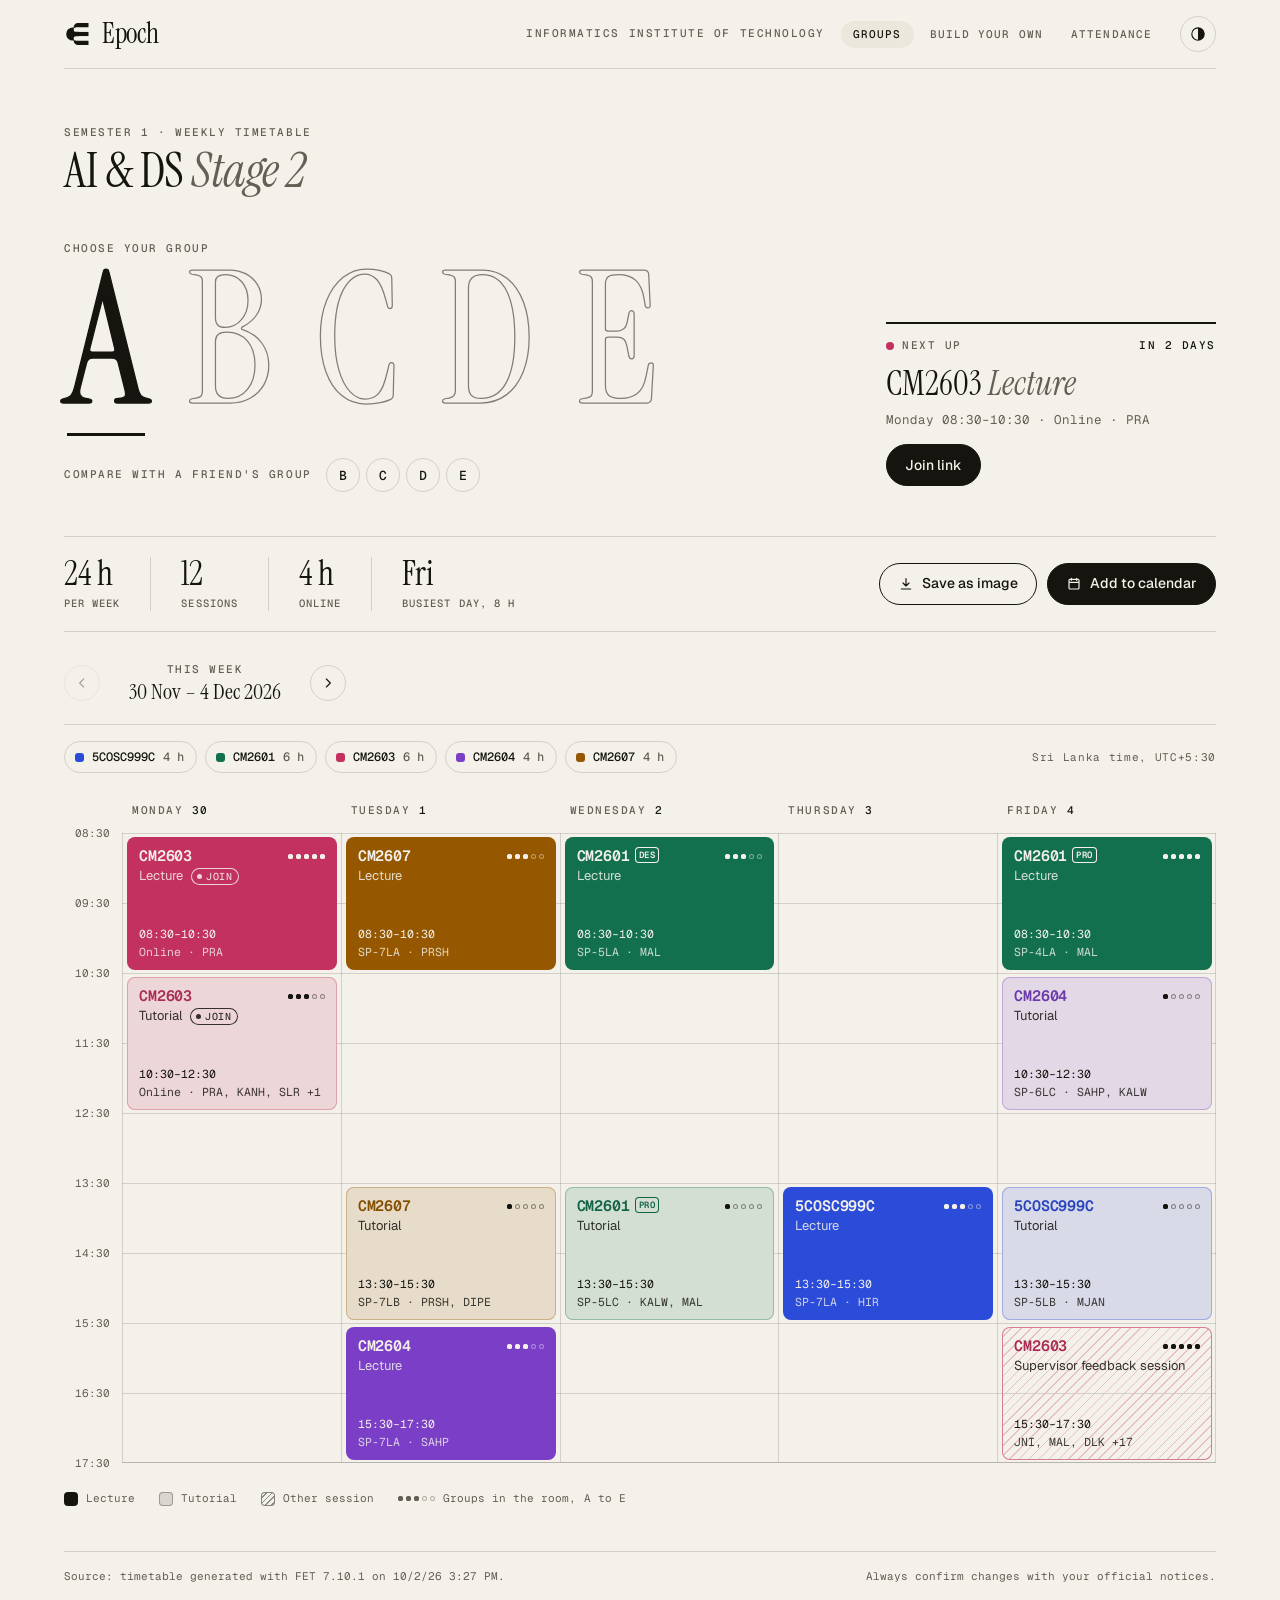
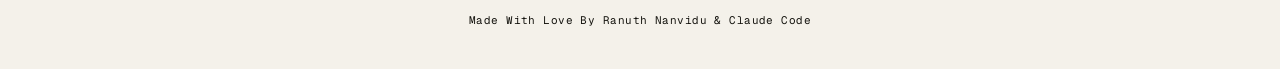
<file: site/index.html>
<!doctype html>
<html lang="en" data-theme="light">
  <head>
    <meta charset="utf-8" />
    <meta name="viewport" content="width=device-width, initial-scale=1" />
    <title>Epoch &middot; AI &amp; DS Stage 2 Timetable</title>
    <meta name="description" content="Weekly timetable for AI &amp; DS Stage 2, Semester 1. Pick your group, save it as an image, or add it to your calendar." />
    <meta property="og:title" content="Epoch &middot; AI &amp; DS Stage 2 Timetable" />
    <meta property="og:site_name" content="Epoch" />
    <meta property="og:description" content="Pick your group, save it as an image, or add it to your calendar." />
    <meta name="theme-color" content="#F4F1EA" />
    <link rel="icon" href="favicon.svg" type="image/svg+xml" />
    <link rel="apple-touch-icon" href="apple-touch-icon.png" />
    <link rel="preconnect" href="https://fonts.googleapis.com" />
    <link rel="preconnect" href="https://fonts.gstatic.com" crossorigin />
    <link href="https://fonts.googleapis.com/css2?family=Geist:wght@400;500;600&family=Geist+Mono:wght@400;500;600&family=Instrument+Serif:ital@0;1&display=swap" rel="stylesheet" />
    <link rel="stylesheet" href="styles.css" />
    <script>
      (function () {
        var theme = null;
        try { theme = localStorage.getItem('tt-theme'); } catch (error) {}
        if (!theme) theme = matchMedia('(prefers-color-scheme: dark)').matches ? 'dark' : 'light';
        document.documentElement.dataset.theme = theme;
      })();
    </script>
  </head>
  <body>
    <div class="page">
      <header class="masthead">
        <a class="brand" href="./" aria-label="Epoch, home">
          <svg class="brand-mark" viewBox="0 0 64 64" aria-hidden="true"><circle cx="20" cy="32" r="15" /><path d="M32 7h24v10H22A10 10 0 0 1 32 7zM20 27h36v10H20zM22 47h34v10H32a10 10 0 0 1-10-10zM22 17h5v5h-5zM22 42h5v5h-5z" /><path class="brand-gap" d="M27 17h37v10H27a5 5 0 0 1 0-10zM27 37h37v10H27a5 5 0 0 1 0-10z" /></svg>
          Epoch
        </a>
        <p class="eyebrow masthead-note" id="institution"></p>
        <nav class="site-nav" aria-label="Pages">
          <a href="./" aria-current="page">Groups</a>
          <a href="custom.html">Build your own</a>
          <a href="attendance.html">Attendance</a>
        </nav>
        <button class="icon-button" id="theme-toggle" type="button" aria-label="Switch between light and dark theme">
          <svg viewBox="0 0 24 24" width="18" height="18" aria-hidden="true"><circle cx="12" cy="12" r="8.25" fill="none" stroke="currentColor" stroke-width="1.5" /><path d="M12 3.75a8.25 8.25 0 0 1 0 16.5z" fill="currentColor" /></svg>
        </button>
      </header>

      <main>
        <section class="hero">
          <div class="hero-main">
            <p class="eyebrow">Semester 1 &middot; Weekly timetable</p>
            <h1 id="cohort"></h1>
            <fieldset class="picker">
              <legend class="eyebrow">Choose your group</legend>
              <div class="picker-letters" id="picker"></div>
            </fieldset>
            <div class="compare" id="compare-row">
              <span class="eyebrow" id="compare-label">Compare with a friend's group</span>
              <div class="compare-letters" id="compare" role="group" aria-labelledby="compare-label"></div>
              <button class="compare-clear" id="compare-clear" type="button" hidden>Clear</button>
            </div>
          </div>
          <aside class="next" id="next" aria-live="polite"></aside>
        </section>

        <section class="brief">
          <dl class="stats" id="stats"></dl>
          <div class="actions">
            <button class="button" id="download-image" type="button">
              <svg viewBox="0 0 24 24" width="16" height="16" aria-hidden="true"><path d="M12 4v11m0 0-4.5-4.5M12 15l4.5-4.5M5 19.5h14" fill="none" stroke="currentColor" stroke-width="1.75" stroke-linecap="round" stroke-linejoin="round" /></svg>
              <span id="download-image-label">Save as image</span>
            </button>
            <button class="button button-solid" id="open-calendar" type="button">
              <svg viewBox="0 0 24 24" width="16" height="16" aria-hidden="true"><path d="M4.5 9.5h15M8 3.5v3m8-3v3M6 5h12a1.5 1.5 0 0 1 1.5 1.5V18a1.5 1.5 0 0 1-1.5 1.5H6A1.5 1.5 0 0 1 4.5 18V6.5A1.5 1.5 0 0 1 6 5z" fill="none" stroke="currentColor" stroke-width="1.75" stroke-linecap="round" stroke-linejoin="round" /></svg>
              <span id="open-calendar-label">Add to calendar</span>
            </button>
          </div>
        </section>

        <section class="board" id="board" aria-label="Weekly timetable">
          <div class="week-bar">
            <nav class="week-nav" aria-label="Choose a week">
              <button class="icon-button" id="week-prev" type="button" aria-label="Previous week">
                <svg viewBox="0 0 24 24" width="16" height="16" aria-hidden="true"><path d="M14.5 6 8.5 12l6 6" fill="none" stroke="currentColor" stroke-width="1.75" stroke-linecap="round" stroke-linejoin="round" /></svg>
              </button>
              <div class="week-label">
                <button type="button" id="week-pick" aria-describedby="week-relative" title="Jump to a date">
                  <span class="eyebrow" id="week-relative"></span>
                  <strong id="week-range" aria-live="polite"></strong>
                </button>
                <input type="date" id="week-date" tabindex="-1" aria-hidden="true" />
              </div>
              <button class="icon-button" id="week-next" type="button" aria-label="Next week">
                <svg viewBox="0 0 24 24" width="16" height="16" aria-hidden="true"><path d="m9.5 6 6 6-6 6" fill="none" stroke="currentColor" stroke-width="1.75" stroke-linecap="round" stroke-linejoin="round" /></svg>
              </button>
              <button class="compare-clear" id="week-today" type="button" hidden>This week</button>
            </nav>
            <ul class="week-notes" id="week-notes"></ul>
          </div>
          <div class="board-head">
            <div class="chips" id="chips" role="group" aria-label="Highlight a module"></div>
            <p class="note">Sri Lanka time, UTC+5:30</p>
          </div>
          <div class="grid" id="grid"></div>
          <div class="agenda" id="agenda"></div>
          <ul class="legend">
            <li><span class="swatch swatch-lecture"></span>Lecture</li>
            <li><span class="swatch swatch-tutorial"></span>Tutorial</li>
            <li><span class="swatch swatch-session"></span>Other session</li>
            <li id="legend-free" hidden><span class="swatch swatch-free"></span>Free for every group you picked</li>
            <li><span class="dots" aria-hidden="true"><i class="on"></i><i class="on"></i><i class="on"></i><i></i><i></i></span>Groups in the room, <span id="legend-range"></span></li>
          </ul>
        </section>
      </main>

      <footer class="colophon">
        <p id="source"></p>
        <p>Always confirm changes with your official notices.</p>
        <p class="credit">Made With Love By Ranuth Nanvidu &amp; Claude Code</p>
      </footer>
    </div>

    <dialog class="sheet" id="calendar-dialog" aria-labelledby="calendar-title">
      <form method="dialog" id="calendar-form">
        <p class="eyebrow">Calendar</p>
        <h2 id="calendar-title"></h2>
        <div class="segmented" id="calendar-mode" role="radiogroup" aria-label="How to add the timetable" hidden>
          <input type="radio" name="calendar-mode" id="mode-subscribe" value="subscribe" checked />
          <label for="mode-subscribe">Subscribe</label>
          <input type="radio" name="calendar-mode" id="mode-download" value="download" />
          <label for="mode-download">Download file</label>
        </div>

        <div id="pane-subscribe" hidden>
          <p class="sheet-copy">Your calendar stays in sync. If the timetable changes, the update usually reaches you within a day. Classes on public holidays and Poya days are already left out.</p>
          <div class="subscribe-links">
            <a class="button button-solid" id="subscribe-google" target="_blank" rel="noopener">Google Calendar</a>
            <a class="button" id="subscribe-webcal">Apple Calendar or Outlook</a>
            <button class="button" type="button" id="subscribe-copy">Copy feed link</button>
          </div>
          <p class="sheet-summary feed-url" id="feed-url"></p>
        </div>

        <div id="pane-download">
          <p class="sheet-copy">Every session repeats weekly, skipping public holidays and Poya days. Works with Google Calendar, Apple Calendar, and Outlook. A downloaded file won't update itself if the timetable changes.</p>
          <div class="fields">
            <label class="field">
              <span>First week starts</span>
              <input type="date" id="calendar-start" required />
            </label>
            <label class="field">
              <span>Repeat for</span>
              <span class="field-suffix"><input type="number" id="calendar-weeks" min="1" max="30" value="12" required /><em>weeks</em></span>
            </label>
            <label class="field">
              <span>Reminder</span>
              <select id="calendar-reminder">
                <option value="0">None</option>
                <option value="10">10 minutes before</option>
                <option value="15" selected>15 minutes before</option>
                <option value="30">30 minutes before</option>
                <option value="60">1 hour before</option>
              </select>
            </label>
          </div>
          <p class="sheet-summary" id="calendar-summary"></p>
        </div>

        <div class="sheet-actions">
          <button class="button" type="submit" value="cancel" formnovalidate id="calendar-cancel">Cancel</button>
          <button class="button button-solid" type="submit" value="download" id="calendar-download">Download .ics</button>
        </div>
      </form>
    </dialog>

    <dialog class="sheet" id="join-dialog" aria-labelledby="join-title">
      <form method="dialog">
        <p class="eyebrow" id="join-when"></p>
        <h2 id="join-title"></h2>
        <p class="sheet-copy" id="join-copy"></p>
        <div class="join-list" id="join-list"></div>
        <div class="sheet-actions">
          <button class="button" type="submit" value="cancel">Close</button>
        </div>
      </form>
    </dialog>

    <div class="toast" id="toast" role="status" aria-live="polite"></div>
    <noscript><p class="noscript">This timetable needs JavaScript to show your group.</p></noscript>

    <script src="data.js"></script>
    <script src="model.js"></script>
    <script src="ics.js"></script>
    <script src="poster.js"></script>
    <script src="app.js"></script>
  </body>
</html>
</file>
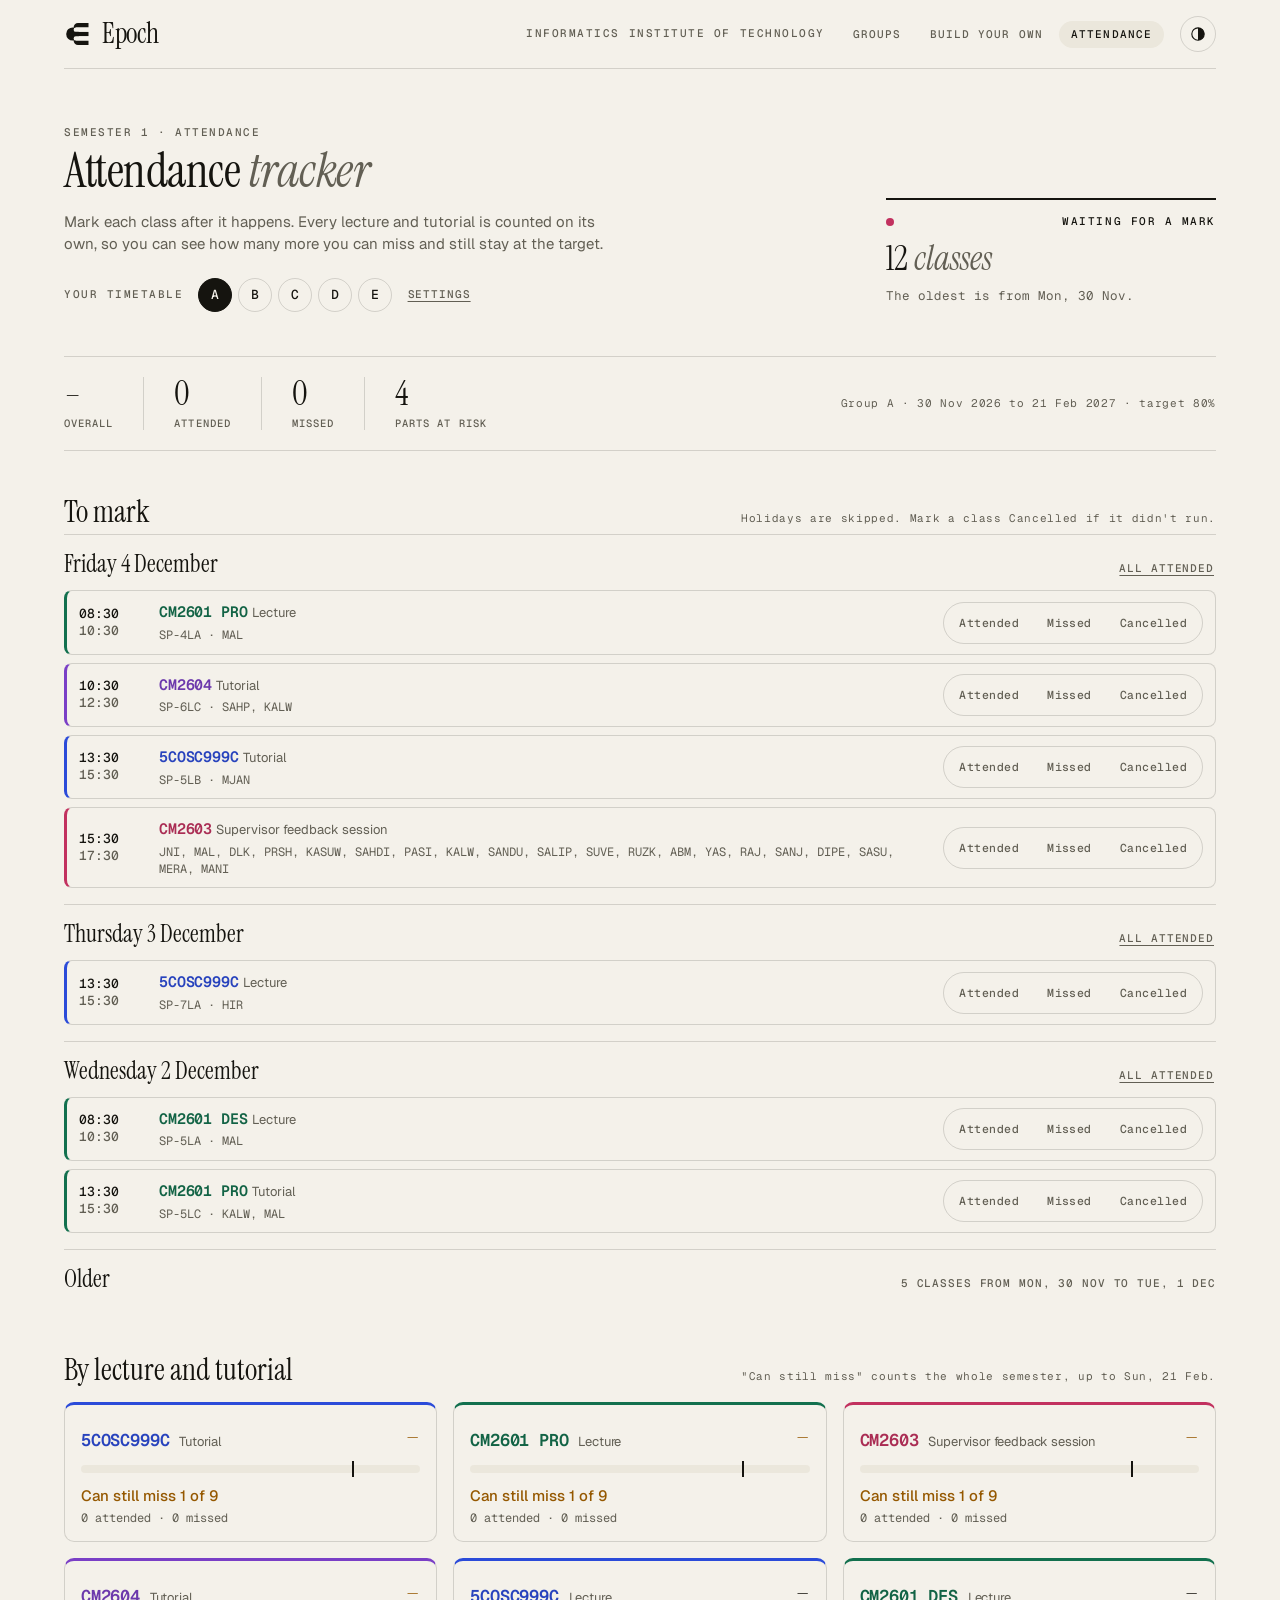
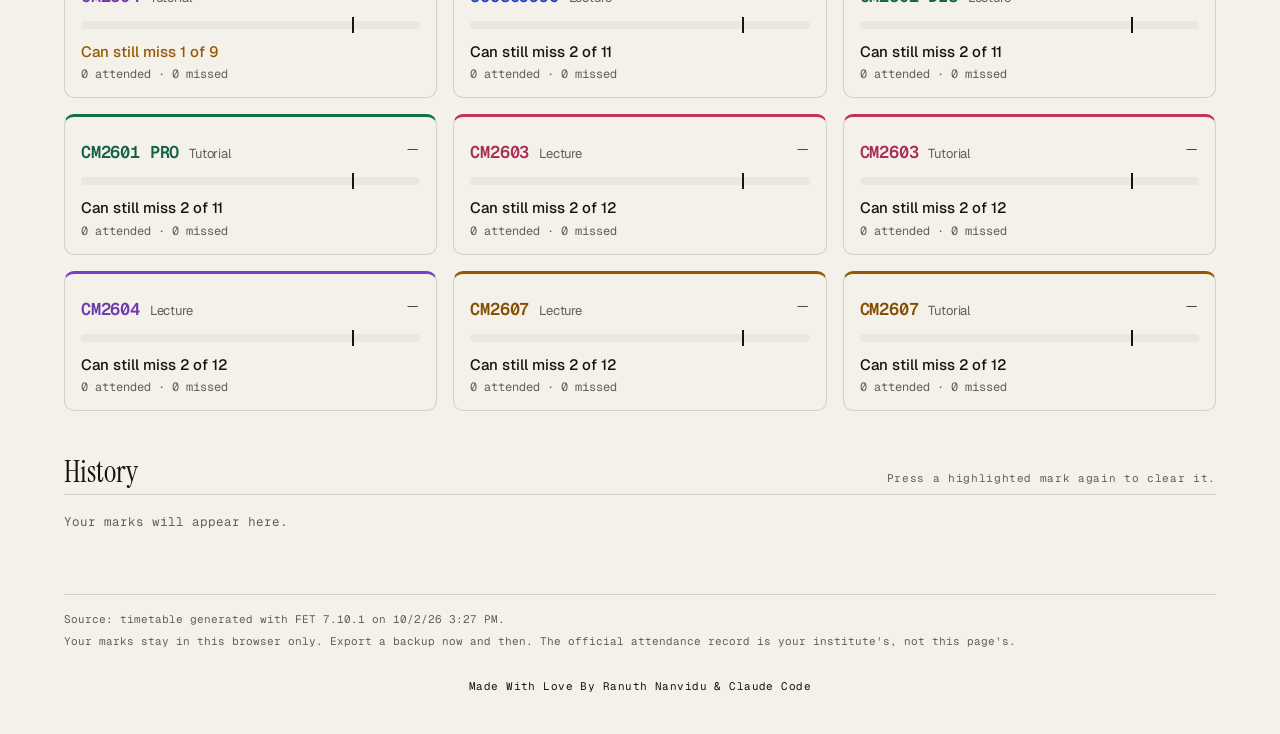
<file: site/attendance.html>
<!doctype html>
<html lang="en" data-theme="light">
  <head>
    <meta charset="utf-8" />
    <meta name="viewport" content="width=device-width, initial-scale=1" />
    <title>Epoch &middot; Attendance tracker</title>
    <meta name="description" content="Mark each class as you go and see your attendance for every lecture and tutorial against the 80% requirement." />
    <meta property="og:title" content="Epoch &middot; Attendance tracker" />
    <meta property="og:site_name" content="Epoch" />
    <meta property="og:description" content="Track your attendance for every lecture and tutorial." />
    <meta name="theme-color" content="#F4F1EA" />
    <link rel="icon" href="favicon.svg" type="image/svg+xml" />
    <link rel="apple-touch-icon" href="apple-touch-icon.png" />
    <link rel="preconnect" href="https://fonts.googleapis.com" />
    <link rel="preconnect" href="https://fonts.gstatic.com" crossorigin />
    <link href="https://fonts.googleapis.com/css2?family=Geist:wght@400;500;600&family=Geist+Mono:wght@400;500;600&family=Instrument+Serif:ital@0;1&display=swap" rel="stylesheet" />
    <link rel="stylesheet" href="styles.css" />
    <script>
      (function () {
        var theme = null;
        try { theme = localStorage.getItem('tt-theme'); } catch (error) {}
        if (!theme) theme = matchMedia('(prefers-color-scheme: dark)').matches ? 'dark' : 'light';
        document.documentElement.dataset.theme = theme;
      })();
    </script>
  </head>
  <body>
    <div class="page">
      <header class="masthead">
        <a class="brand" href="./" aria-label="Epoch, home">
          <svg class="brand-mark" viewBox="0 0 64 64" aria-hidden="true"><circle cx="20" cy="32" r="15" /><path d="M32 7h24v10H22A10 10 0 0 1 32 7zM20 27h36v10H20zM22 47h34v10H32a10 10 0 0 1-10-10zM22 17h5v5h-5zM22 42h5v5h-5z" /><path class="brand-gap" d="M27 17h37v10H27a5 5 0 0 1 0-10zM27 37h37v10H27a5 5 0 0 1 0-10z" /></svg>
          Epoch
        </a>
        <p class="eyebrow masthead-note" id="institution"></p>
        <nav class="site-nav" aria-label="Pages">
          <a href="./">Groups</a>
          <a href="custom.html">Build your own</a>
          <a href="attendance.html" aria-current="page">Attendance</a>
        </nav>
        <button class="icon-button" id="theme-toggle" type="button" aria-label="Switch between light and dark theme">
          <svg viewBox="0 0 24 24" width="18" height="18" aria-hidden="true"><circle cx="12" cy="12" r="8.25" fill="none" stroke="currentColor" stroke-width="1.5" /><path d="M12 3.75a8.25 8.25 0 0 1 0 16.5z" fill="currentColor" /></svg>
        </button>
      </header>

      <main>
        <section class="hero">
          <div class="hero-main">
            <p class="eyebrow">Semester 1 &middot; Attendance</p>
            <h1>Attendance <em>tracker</em></h1>
            <p class="lede">Mark each class after it happens. Every lecture and tutorial is counted on its own, so you can see how many more you can miss and still stay at the target.</p>
            <div class="compare">
              <span class="eyebrow" id="source-label">Your timetable</span>
              <div class="compare-letters" id="source" role="group" aria-labelledby="source-label"></div>
              <button class="compare-clear" id="open-settings" type="button">Settings</button>
            </div>
          </div>
          <aside class="next" id="summary" aria-live="polite"></aside>
        </section>

        <section class="brief">
          <dl class="stats" id="stats"></dl>
          <p class="note" id="range"></p>
        </section>

        <section class="att-section" aria-labelledby="due-title">
          <div class="att-head">
            <h2 class="section-title" id="due-title">To mark</h2>
            <p class="note" id="due-note"></p>
          </div>
          <div id="due"></div>
        </section>

        <section class="att-section" aria-labelledby="parts-title">
          <div class="att-head">
            <h2 class="section-title" id="parts-title">By lecture and tutorial</h2>
            <p class="note" id="parts-note"></p>
          </div>
          <div class="module-cards" id="parts"></div>
        </section>

        <section class="att-section" aria-labelledby="history-title">
          <div class="att-head">
            <h2 class="section-title" id="history-title">History</h2>
            <p class="note">Press a highlighted mark again to clear it.</p>
          </div>
          <div id="history"></div>
        </section>
      </main>

      <footer class="colophon">
        <p id="source-note"></p>
        <p>Your marks stay in this browser only. Export a backup now and then. The official attendance record is your institute's, not this page's.</p>
        <p class="credit">Made With Love By Ranuth Nanvidu &amp; Claude Code</p>
      </footer>
    </div>

    <dialog class="sheet" id="settings-dialog" aria-labelledby="settings-title">
      <form method="dialog" id="settings-form">
        <p class="eyebrow">Attendance</p>
        <h2 id="settings-title">Settings</h2>
        <p class="sheet-copy">Classes from the start date onwards appear in To mark. The end date sets how many classes the semester has, which decides how many you can miss.</p>
        <div class="fields">
          <label class="field">
            <span>Target</span>
            <span class="field-suffix"><input type="number" id="setting-target" min="50" max="100" step="1" required /><em>percent</em></span>
          </label>
          <label class="field">
            <span>Start tracking</span>
            <input type="date" id="setting-since" required />
          </label>
          <label class="field">
            <span>Semester ends</span>
            <input type="date" id="setting-until" required />
          </label>
        </div>
        <p class="sheet-summary" id="settings-summary"></p>
        <div class="att-backup">
          <button class="button" type="button" id="export">Export backup</button>
          <label class="button" for="import-file">Import backup</label>
          <input type="file" id="import-file" accept="application/json,.json" hidden />
          <button class="button att-reset" type="button" id="reset">Erase all marks</button>
        </div>
        <div class="sheet-actions">
          <button class="button" type="submit" value="cancel" formnovalidate>Cancel</button>
          <button class="button button-solid" type="submit" value="save">Save</button>
        </div>
      </form>
    </dialog>

    <div class="toast" id="toast" role="status" aria-live="polite"></div>
    <noscript><p class="noscript">The attendance tracker needs JavaScript.</p></noscript>

    <script src="data.js"></script>
    <script src="model.js"></script>
    <script src="attendance-core.js"></script>
    <script src="attendance.js"></script>
  </body>
</html>
</file>
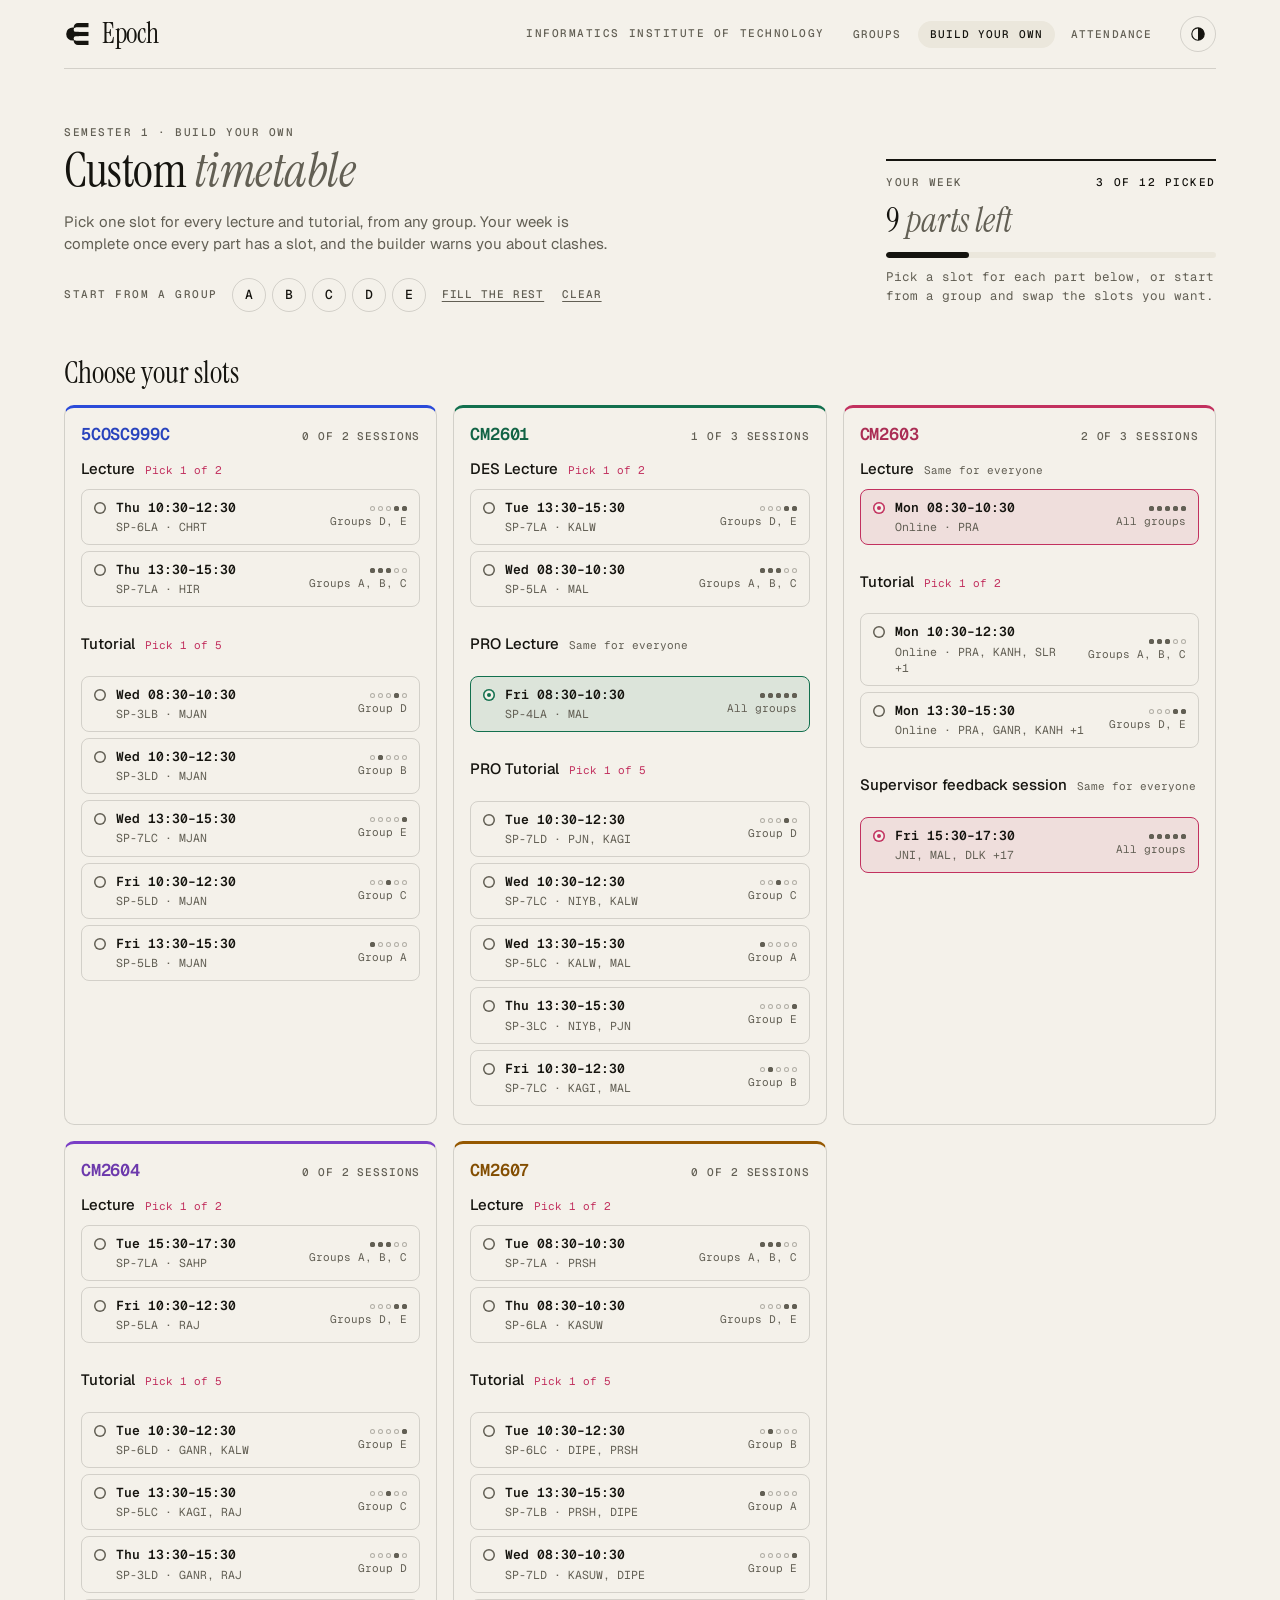
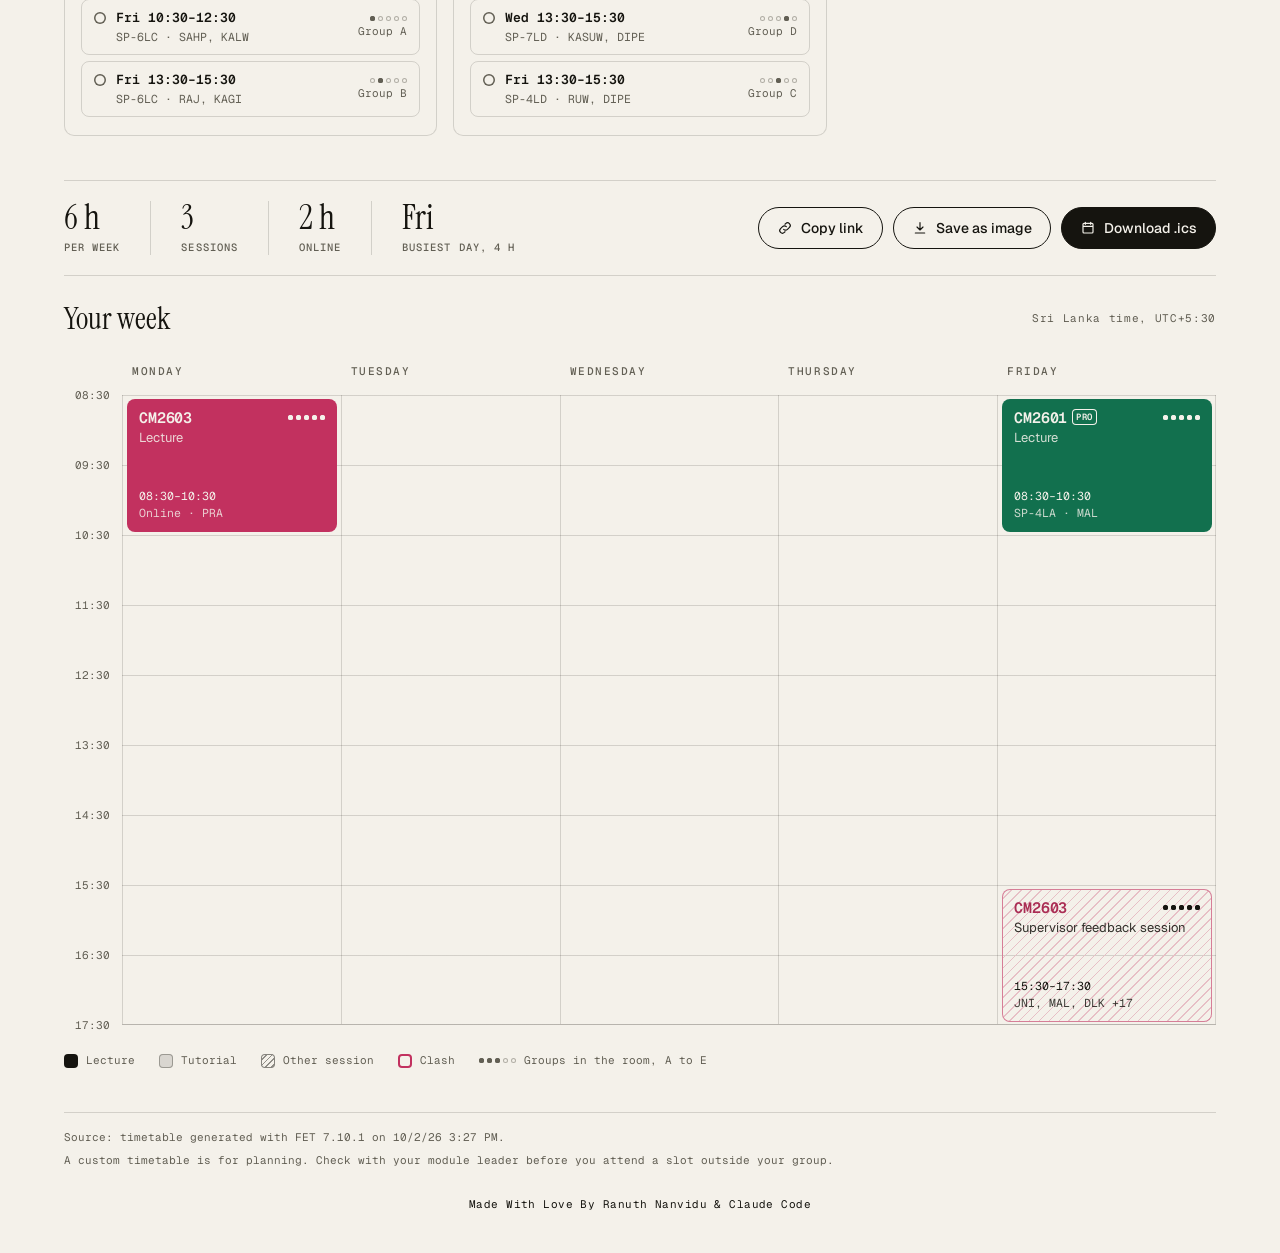
<file: site/custom.html>
<!doctype html>
<html lang="en" data-theme="light">
  <head>
    <meta charset="utf-8" />
    <meta name="viewport" content="width=device-width, initial-scale=1" />
    <title>Epoch &middot; Build your own timetable</title>
    <meta name="description" content="Mix lecture and tutorial slots from any group into one weekly timetable, then save it as an image or add it to your calendar." />
    <meta property="og:title" content="Epoch &middot; Build your own timetable" />
    <meta property="og:site_name" content="Epoch" />
    <meta property="og:description" content="Mix slots from any group into one weekly timetable." />
    <meta name="theme-color" content="#F4F1EA" />
    <link rel="icon" href="favicon.svg" type="image/svg+xml" />
    <link rel="apple-touch-icon" href="apple-touch-icon.png" />
    <link rel="preconnect" href="https://fonts.googleapis.com" />
    <link rel="preconnect" href="https://fonts.gstatic.com" crossorigin />
    <link href="https://fonts.googleapis.com/css2?family=Geist:wght@400;500;600&family=Geist+Mono:wght@400;500;600&family=Instrument+Serif:ital@0;1&display=swap" rel="stylesheet" />
    <link rel="stylesheet" href="styles.css" />
    <script>
      (function () {
        var theme = null;
        try { theme = localStorage.getItem('tt-theme'); } catch (error) {}
        if (!theme) theme = matchMedia('(prefers-color-scheme: dark)').matches ? 'dark' : 'light';
        document.documentElement.dataset.theme = theme;
      })();
    </script>
  </head>
  <body>
    <div class="page">
      <header class="masthead">
        <a class="brand" href="./" aria-label="Epoch, home">
          <svg class="brand-mark" viewBox="0 0 64 64" aria-hidden="true"><circle cx="20" cy="32" r="15" /><path d="M32 7h24v10H22A10 10 0 0 1 32 7zM20 27h36v10H20zM22 47h34v10H32a10 10 0 0 1-10-10zM22 17h5v5h-5zM22 42h5v5h-5z" /><path class="brand-gap" d="M27 17h37v10H27a5 5 0 0 1 0-10zM27 37h37v10H27a5 5 0 0 1 0-10z" /></svg>
          Epoch
        </a>
        <p class="eyebrow masthead-note" id="institution"></p>
        <nav class="site-nav" aria-label="Pages">
          <a href="./">Groups</a>
          <a href="custom.html" aria-current="page">Build your own</a>
          <a href="attendance.html">Attendance</a>
        </nav>
        <button class="icon-button" id="theme-toggle" type="button" aria-label="Switch between light and dark theme">
          <svg viewBox="0 0 24 24" width="18" height="18" aria-hidden="true"><circle cx="12" cy="12" r="8.25" fill="none" stroke="currentColor" stroke-width="1.5" /><path d="M12 3.75a8.25 8.25 0 0 1 0 16.5z" fill="currentColor" /></svg>
        </button>
      </header>

      <main>
        <section class="hero">
          <div class="hero-main">
            <p class="eyebrow">Semester 1 &middot; Build your own</p>
            <h1>Custom <em>timetable</em></h1>
            <p class="lede">Pick one slot for every lecture and tutorial, from any group. Your week is complete once every part has a slot, and the builder warns you about clashes.</p>
            <div class="compare builder-start">
              <span class="eyebrow" id="start-label">Start from a group</span>
              <div class="compare-letters" id="start-groups" role="group" aria-labelledby="start-label"></div>
              <button class="compare-clear" id="fill-rest" type="button">Fill the rest</button>
              <button class="compare-clear" id="clear-all" type="button">Clear</button>
            </div>
          </div>
          <aside class="next progress" id="progress" aria-live="polite"></aside>
        </section>

        <section class="builder" aria-labelledby="builder-title">
          <h2 class="section-title" id="builder-title">Choose your slots</h2>
          <div class="module-cards" id="modules"></div>
        </section>

        <section class="brief">
          <dl class="stats" id="stats"></dl>
          <div class="actions">
            <button class="button" id="copy-link" type="button">
              <svg viewBox="0 0 24 24" width="16" height="16" aria-hidden="true"><path d="M10 14a4 4 0 0 0 5.66 0l3-3a4 4 0 0 0-5.66-5.66l-1 1M14 10a4 4 0 0 0-5.66 0l-3 3a4 4 0 0 0 5.66 5.66l1-1" fill="none" stroke="currentColor" stroke-width="1.75" stroke-linecap="round" stroke-linejoin="round" /></svg>
              Copy link
            </button>
            <button class="button" id="download-image" type="button">
              <svg viewBox="0 0 24 24" width="16" height="16" aria-hidden="true"><path d="M12 4v11m0 0-4.5-4.5M12 15l4.5-4.5M5 19.5h14" fill="none" stroke="currentColor" stroke-width="1.75" stroke-linecap="round" stroke-linejoin="round" /></svg>
              Save as image
            </button>
            <button class="button button-solid" id="open-calendar" type="button">
              <svg viewBox="0 0 24 24" width="16" height="16" aria-hidden="true"><path d="M4.5 9.5h15M8 3.5v3m8-3v3M6 5h12a1.5 1.5 0 0 1 1.5 1.5V18a1.5 1.5 0 0 1-1.5 1.5H6A1.5 1.5 0 0 1 4.5 18V6.5A1.5 1.5 0 0 1 6 5z" fill="none" stroke="currentColor" stroke-width="1.75" stroke-linecap="round" stroke-linejoin="round" /></svg>
              Download .ics
            </button>
          </div>
        </section>

        <section class="board" id="board" aria-label="Your custom week">
          <div class="board-head">
            <h2 class="section-title">Your week</h2>
            <p class="note">Sri Lanka time, UTC+5:30</p>
          </div>
          <div class="grid" id="grid"></div>
          <div class="agenda" id="agenda"></div>
          <ul class="legend">
            <li><span class="swatch swatch-lecture"></span>Lecture</li>
            <li><span class="swatch swatch-tutorial"></span>Tutorial</li>
            <li><span class="swatch swatch-session"></span>Other session</li>
            <li><span class="swatch swatch-clash"></span>Clash</li>
            <li><span class="dots" aria-hidden="true"><i class="on"></i><i class="on"></i><i class="on"></i><i></i><i></i></span>Groups in the room, <span id="legend-range"></span></li>
          </ul>
        </section>
      </main>

      <footer class="colophon">
        <p id="source"></p>
        <p>A custom timetable is for planning. Check with your module leader before you attend a slot outside your group.</p>
        <p class="credit">Made With Love By Ranuth Nanvidu &amp; Claude Code</p>
      </footer>
    </div>

    <dialog class="sheet" id="calendar-dialog" aria-labelledby="calendar-title">
      <form method="dialog" id="calendar-form">
        <p class="eyebrow">Calendar</p>
        <h2 id="calendar-title">Add your custom week to your calendar</h2>
        <p class="sheet-copy">Every session repeats weekly, skipping public holidays and Poya days. Works with Google Calendar, Apple Calendar, and Outlook. A downloaded file won't update itself if the timetable changes.</p>
        <div class="fields">
          <label class="field">
            <span>First week starts</span>
            <input type="date" id="calendar-start" required />
          </label>
          <label class="field">
            <span>Repeat for</span>
            <span class="field-suffix"><input type="number" id="calendar-weeks" min="1" max="30" value="12" required /><em>weeks</em></span>
          </label>
          <label class="field">
            <span>Reminder</span>
            <select id="calendar-reminder">
              <option value="0">None</option>
              <option value="10">10 minutes before</option>
              <option value="15" selected>15 minutes before</option>
              <option value="30">30 minutes before</option>
              <option value="60">1 hour before</option>
            </select>
          </label>
        </div>
        <p class="sheet-summary" id="calendar-summary"></p>
        <div class="sheet-actions">
          <button class="button" type="submit" value="cancel" formnovalidate>Cancel</button>
          <button class="button button-solid" type="submit" value="download" id="calendar-download">Download .ics</button>
        </div>
      </form>
    </dialog>

    <div class="toast" id="toast" role="status" aria-live="polite"></div>
    <noscript><p class="noscript">The timetable builder needs JavaScript.</p></noscript>

    <script src="data.js"></script>
    <script src="model.js"></script>
    <script src="ics.js"></script>
    <script src="poster.js"></script>
    <script src="custom.js"></script>
  </body>
</html>
</file>
<file: site/styles.css>
:root {
  --paper: #f4f1ea;
  --paper-2: #ebe7dc;
  --ink: #15140f;
  --ink-2: #625f54;
  --line: rgba(21, 20, 15, 0.15);
  --m0: #2b4bd9;
  --m1: #12704e;
  --m2: #c2315f;
  --m3: #7a3fc6;
  --m4: #955800;

  --serif: 'Instrument Serif', 'Iowan Old Style', Georgia, serif;
  --sans: 'Geist', system-ui, -apple-system, 'Segoe UI', sans-serif;
  --mono: 'Geist Mono', ui-monospace, 'SF Mono', Consolas, monospace;
  --ease: cubic-bezier(0.2, 0.8, 0.2, 1);
  color-scheme: light;
}

:root[data-theme='dark'] {
  --paper: #11110e;
  --paper-2: #1c1b17;
  --ink: #f1eee6;
  --ink-2: #a39f93;
  --line: rgba(241, 238, 230, 0.17);
  --m0: #8fa2ff;
  --m1: #56cc98;
  --m2: #ff7fa3;
  --m3: #be96ff;
  --m4: #edb04c;
  color-scheme: dark;
}

*,
*::before,
*::after {
  box-sizing: border-box;
}

body {
  margin: 0;
  background: var(--paper);
  color: var(--ink);
  font: 400 15px/1.5 var(--sans);
  -webkit-font-smoothing: antialiased;
  transition: background-color 0.3s, color 0.3s;
}

p,
h1,
h2,
h3,
dl,
dd,
ul {
  margin: 0;
  padding: 0;
}

button,
input,
select {
  font: inherit;
  color: inherit;
}

[hidden] {
  display: none !important;
}

.page {
  max-width: 1240px;
  margin: 0 auto;
  padding: 0 clamp(16px, 4vw, 44px) 40px;
}

.eyebrow {
  font: 500 11px/1.4 var(--mono);
  letter-spacing: 0.14em;
  text-transform: uppercase;
  color: var(--ink-2);
}

.masthead {
  display: flex;
  align-items: center;
  justify-content: space-between;
  gap: 16px;
  padding: 16px 0;
  border-bottom: 1px solid var(--line);
}

.brand {
  display: inline-flex;
  align-items: center;
  gap: 10px;
  margin-right: auto;
  color: var(--ink);
  font: 400 28px/1 var(--serif);
  letter-spacing: -0.01em;
  text-decoration: none;
}

.brand-mark {
  flex: none;
  width: 28px;
  height: 28px;
  fill: currentColor;
  transition: transform 0.5s var(--ease);
}

.brand:hover .brand-mark {
  transform: rotate(-90deg);
}

.brand-gap {
  fill: var(--paper);
}

.brand:focus-visible {
  outline: 2px solid var(--ink);
  outline-offset: 4px;
  border-radius: 4px;
}

.icon-button {
  display: grid;
  place-items: center;
  width: 36px;
  height: 36px;
  border: 1px solid var(--line);
  border-radius: 50%;
  background: transparent;
  cursor: pointer;
  transition: border-color 0.2s, transform 0.5s var(--ease);
}

.icon-button:hover {
  border-color: var(--ink);
}

:root[data-theme='dark'] #theme-toggle {
  transform: rotate(180deg);
}

.hero {
  display: grid;
  grid-template-columns: minmax(0, 1fr) minmax(260px, 330px);
  align-items: end;
  gap: 32px 48px;
  padding-top: clamp(28px, 5vw, 56px);
}

h1 {
  margin-top: 6px;
  font: 400 clamp(32px, 4.4vw, 48px) / 1.05 var(--serif);
  letter-spacing: -0.01em;
}

h1 em {
  color: var(--ink-2);
}

.picker {
  min-width: 0;
  margin: clamp(26px, 4vw, 44px) 0 0;
  padding: 0;
  border: 0;
}

.picker legend {
  padding: 0;
}

.picker-letters {
  display: flex;
  gap: clamp(12px, 3vw, 44px);
  margin-top: 4px;
}

.picker input {
  position: absolute;
  opacity: 0;
  pointer-events: none;
}

.picker label {
  position: relative;
  padding-bottom: 14px;
  font: 400 clamp(76px, 15vw, 184px) / 0.88 var(--serif);
  color: transparent;
  -webkit-text-stroke: 1.25px color-mix(in srgb, var(--ink) 52%, transparent);
  cursor: pointer;
  user-select: none;
  transition: color 0.35s var(--ease), -webkit-text-stroke-color 0.25s, transform 0.35s var(--ease);
}

.picker label::after {
  content: '';
  position: absolute;
  left: 4%;
  right: 4%;
  bottom: 0;
  height: 3px;
  background: var(--ink);
  transform: scaleX(0);
  transform-origin: left;
  transition: transform 0.45s var(--ease);
}

.picker label:hover {
  -webkit-text-stroke-color: var(--ink);
  transform: translateY(-3px);
}

.picker input:checked + label {
  color: var(--ink);
  -webkit-text-stroke-color: var(--ink);
  transform: none;
}

.picker input:checked + label::after {
  transform: scaleX(1);
}

.picker input:focus-visible + label {
  outline: 2px solid var(--ink);
  outline-offset: 6px;
  border-radius: 6px;
}

.compare {
  display: flex;
  flex-wrap: wrap;
  align-items: center;
  gap: 10px 14px;
  margin-top: 22px;
}

.compare-letters {
  display: flex;
  gap: 6px;
}

.compare-toggle {
  width: 34px;
  height: 34px;
  border: 1px solid var(--line);
  border-radius: 50%;
  background: transparent;
  font: 500 13px/1 var(--mono);
  cursor: pointer;
  transition: border-color 0.2s, background-color 0.2s, color 0.2s, transform 0.2s var(--ease);
}

.compare-toggle:hover {
  border-color: var(--ink);
}

.compare-toggle:active {
  transform: scale(0.94);
}

.compare-toggle[aria-pressed='true'] {
  border-color: var(--ink);
  background: var(--ink);
  color: var(--paper);
}

.compare-clear {
  padding: 4px 2px;
  border: 0;
  background: none;
  font: 500 11px/1 var(--mono);
  letter-spacing: 0.08em;
  text-transform: uppercase;
  text-decoration: underline;
  text-underline-offset: 3px;
  color: var(--ink-2);
  cursor: pointer;
}

.compare-clear:hover {
  color: var(--ink);
}

.compare-toggle:focus-visible,
.compare-clear:focus-visible {
  outline: 2px solid var(--ink);
  outline-offset: 3px;
}

.next {
  padding: 14px 0 6px;
  border-top: 2px solid var(--ink);
}

.next-notice {
  display: inline-block;
  margin-bottom: 12px;
  padding: 5px 9px;
  border-radius: 999px;
  box-shadow: inset 0 0 0 1px currentColor;
  font: 500 11px/1.3 var(--mono);
  color: var(--m2);
}

.next-label {
  display: flex;
  align-items: center;
  gap: 8px;
}

.next-label span:last-child {
  margin-left: auto;
  color: var(--ink);
}

.pulse {
  width: 8px;
  height: 8px;
  border-radius: 50%;
  background: var(--hue);
}

.is-live .pulse {
  animation: pulse 1.6s ease-in-out infinite;
}

.next-title {
  margin-top: 12px;
  font: 400 34px/1.05 var(--serif);
}

.next-title em {
  color: var(--ink-2);
}

.next-meta {
  margin-top: 10px;
  font: 400 12.5px/1.5 var(--mono);
  color: var(--ink-2);
}

.next-join {
  margin-top: 14px;
  height: 36px;
  padding: 0 16px;
  font-size: 13px;
}

.brief {
  display: flex;
  flex-wrap: wrap;
  align-items: center;
  justify-content: space-between;
  gap: 20px 32px;
  margin-top: clamp(28px, 4vw, 44px);
  padding: 20px 0;
  border-top: 1px solid var(--line);
  border-bottom: 1px solid var(--line);
}

.stats {
  display: flex;
  flex-wrap: wrap;
  gap: 14px 0;
}

.stat {
  padding: 0 clamp(16px, 2.4vw, 30px);
  border-left: 1px solid var(--line);
}

.stat:first-child {
  padding-left: 0;
  border-left: 0;
}

.stat dd {
  font: 400 34px/1 var(--serif);
}

.stat dt {
  margin-top: 6px;
  font: 500 10.5px/1.3 var(--mono);
  letter-spacing: 0.1em;
  text-transform: uppercase;
  color: var(--ink-2);
}

.actions {
  display: flex;
  flex-wrap: wrap;
  gap: 10px;
}

.button {
  display: inline-flex;
  align-items: center;
  justify-content: center;
  gap: 8px;
  height: 42px;
  padding: 0 18px;
  border: 1px solid var(--ink);
  border-radius: 999px;
  background: transparent;
  color: inherit;
  font-weight: 500;
  font-size: 14px;
  text-decoration: none;
  cursor: pointer;
  transition: background-color 0.2s, color 0.2s, transform 0.2s var(--ease), opacity 0.2s;
}

.button:hover {
  background: color-mix(in srgb, var(--ink) 8%, transparent);
}

.button:active {
  transform: scale(0.97);
}

.button-solid {
  background: var(--ink);
  color: var(--paper);
}

.button-solid:hover {
  background: color-mix(in srgb, var(--ink) 84%, var(--paper));
}

.button[disabled] {
  opacity: 0.55;
  cursor: progress;
}

.button:focus-visible,
.icon-button:focus-visible,
.chip:focus-visible,
.tile:focus-visible {
  outline: 2px solid var(--ink);
  outline-offset: 3px;
}

.board {
  margin-top: 26px;
}

.week-bar {
  display: flex;
  flex-wrap: wrap;
  align-items: center;
  gap: 12px 24px;
  margin-bottom: 16px;
  padding-bottom: 16px;
  border-bottom: 1px solid var(--line);
}

.week-nav {
  display: flex;
  align-items: center;
  gap: 10px;
}

.week-nav .icon-button[disabled] {
  opacity: 0.35;
  cursor: default;
  border-color: var(--line);
}

.week-label {
  position: relative;
}

.week-label button {
  display: grid;
  gap: 3px;
  min-width: 190px;
  padding: 4px 10px;
  border: 0;
  border-radius: 8px;
  background: transparent;
  text-align: center;
  cursor: pointer;
  transition: background-color 0.2s;
}

.week-label button:hover {
  background: var(--paper-2);
}

.week-label button:focus-visible {
  outline: 2px solid var(--ink);
  outline-offset: 2px;
}

.week-label strong {
  font: 400 22px/1.1 var(--serif);
}

.week-label input {
  position: absolute;
  inset: auto 0 0;
  width: 100%;
  height: 0;
  padding: 0;
  border: 0;
  opacity: 0;
  pointer-events: none;
}

.week-notes {
  display: flex;
  flex-wrap: wrap;
  gap: 8px;
  list-style: none;
}

.week-notes li {
  padding: 6px 11px;
  border-radius: 999px;
  box-shadow: inset 0 0 0 1px var(--line);
  font: 500 11px/1.3 var(--mono);
  letter-spacing: 0.04em;
  color: var(--ink-2);
}

.week-notes li.is-holiday {
  box-shadow: inset 0 0 0 1px currentColor;
  background: color-mix(in srgb, var(--m2) 6%, transparent);
  color: var(--m2);
}

.day-date {
  font-weight: 500;
  color: var(--ink);
}

.agenda-date {
  align-self: center;
  font: 500 11px/1 var(--mono);
  letter-spacing: 0.1em;
  text-transform: uppercase;
  color: var(--ink-2);
}

.board-head {
  display: flex;
  flex-wrap: wrap;
  align-items: center;
  justify-content: space-between;
  gap: 12px 24px;
}

.chips {
  display: flex;
  flex-wrap: wrap;
  gap: 8px;
}

.chip {
  display: inline-flex;
  align-items: center;
  gap: 8px;
  height: 32px;
  padding: 0 12px 0 10px;
  border: 1px solid var(--line);
  border-radius: 999px;
  background: transparent;
  font: 500 12px/1 var(--mono);
  cursor: pointer;
  transition: border-color 0.2s, background-color 0.2s;
}

.chip::before {
  content: '';
  width: 9px;
  height: 9px;
  border-radius: 3px;
  background: var(--hue);
}

.chip span {
  color: var(--ink-2);
}

.chip:hover {
  border-color: var(--ink-2);
}

.chip[aria-pressed='true'] {
  border-color: var(--ink);
  background: var(--paper-2);
}

.note {
  font: 400 11px/1.4 var(--mono);
  letter-spacing: 0.06em;
  color: var(--ink-2);
}

.grid {
  --row: 70px;
  display: grid;
  grid-template-columns: 58px repeat(var(--days), minmax(0, 1fr));
  grid-template-rows: 46px repeat(var(--hours), var(--row));
  margin-top: 14px;
}

.day-head {
  display: flex;
  align-items: center;
  gap: 8px;
  min-width: 0;
  padding-left: 10px;
  font: 500 11px/1 var(--mono);
  letter-spacing: 0.14em;
  text-transform: uppercase;
  color: var(--ink-2);
}

.day-head.is-today {
  color: var(--ink);
}

.day-head.is-today::after {
  content: 'Today';
  padding: 4px 7px;
  border-radius: 999px;
  background: var(--ink);
  color: var(--paper);
  font-size: 9px;
  letter-spacing: 0.1em;
}

.day-head.is-today::after {
  order: 1;
}

.day-head > span {
  flex: none;
}

.holiday-tag {
  order: 2;
  min-width: 0;
  overflow: hidden;
  padding: 4px 7px;
  border-radius: 999px;
  background: transparent;
  box-shadow: inset 0 0 0 1px currentColor;
  color: var(--m2);
  font: 500 9px/1 var(--mono);
  letter-spacing: 0.08em;
  text-overflow: ellipsis;
  text-transform: uppercase;
  white-space: nowrap;
}

.hours {
  position: relative;
  grid-column: 1;
  grid-row: 2 / -1;
}

.hours span {
  position: absolute;
  right: 12px;
  transform: translateY(-50%);
  font: 400 11px/1 var(--mono);
  color: var(--ink-2);
}

.lane {
  grid-row: 2 / -1;
  border-left: 1px solid var(--line);
  border-bottom: 1px solid var(--line);
  background: repeating-linear-gradient(to bottom, var(--line) 0, var(--line) 1px, transparent 1px, transparent var(--row));
}

.lane.is-last {
  border-right: 1px solid var(--line);
}

.lane.is-today {
  background-color: color-mix(in srgb, var(--ink) 3%, transparent);
}

.lane.is-holiday {
  background-color: color-mix(in srgb, var(--m2) 6%, transparent);
}

.free {
  position: relative;
  grid-row: 2 / -1;
  pointer-events: none;
}

.free-slot {
  position: absolute;
  top: calc(var(--top) + 4px);
  left: 5px;
  right: 4px;
  height: calc(var(--height) - 7px);
  display: flex;
  flex-direction: column;
  justify-content: center;
  gap: 2px;
  padding: 6px 10px;
  overflow: hidden;
  border: 1.5px dashed color-mix(in srgb, var(--ink) 38%, transparent);
  border-radius: 8px;
  background: color-mix(in srgb, var(--ink) 4%, transparent);
  color: var(--ink-2);
  font: 400 11px/1.3 var(--mono);
  pointer-events: auto;
  animation: rise 0.5s var(--ease) both;
  animation-delay: calc(var(--i, 0) * 26ms);
}

.free-slot strong {
  color: var(--ink);
  font-weight: 600;
  font-size: 12px;
}

.free-slot span {
  overflow: hidden;
  text-overflow: ellipsis;
  white-space: nowrap;
}

.free-slot.is-short {
  padding-block: 2px;
}

.free-slot.is-short span {
  display: none;
}

.now {
  position: relative;
  grid-row: 2 / -1;
  z-index: 3;
  pointer-events: none;
}

.now::before {
  content: '';
  position: absolute;
  top: var(--at);
  left: 0;
  right: 0;
  border-top: 1.5px solid var(--ink);
}

.now::after {
  content: '';
  position: absolute;
  top: var(--at);
  left: -4px;
  width: 8px;
  height: 8px;
  margin-top: -3.25px;
  border-radius: 50%;
  background: var(--ink);
}

.tile {
  --hue: var(--ink);
  position: relative;
  min-width: 0;
  border-radius: 8px;
  animation: rise 0.5s var(--ease) both;
  animation-delay: calc(var(--i, 0) * 26ms);
  transition: opacity 0.25s, filter 0.25s;
}

.tile.is-lecture {
  background: var(--hue);
  color: var(--paper);
}

.tile.is-tutorial {
  background: color-mix(in srgb, var(--hue) 14%, var(--paper));
  box-shadow: inset 0 0 0 1px color-mix(in srgb, var(--hue) 42%, var(--paper));
}

.tile.is-session {
  background: repeating-linear-gradient(135deg, color-mix(in srgb, var(--hue) 26%, var(--paper)) 0 1px, transparent 1px 7px);
  box-shadow: inset 0 0 0 1px color-mix(in srgb, var(--hue) 60%, var(--paper));
}

.tile.is-tutorial .code,
.tile.is-session .code {
  color: color-mix(in srgb, var(--hue) 86%, var(--ink));
}

.tile.is-dim {
  opacity: 0.22;
  filter: saturate(0.4);
}

.tile.is-off {
  opacity: 0.38;
  filter: grayscale(0.7);
}

.tile.is-off .code {
  text-decoration: line-through;
}

.tile.is-off.is-dim {
  opacity: 0.18;
}

.tile.has-join {
  cursor: pointer;
}

.tile.has-join:hover {
  filter: brightness(1.06) saturate(1.08);
}

.tile.has-join.is-dim:hover {
  filter: saturate(0.4);
}

.join-pill {
  display: inline-flex;
  align-items: center;
  gap: 4px;
  margin-left: 8px;
  padding: 1px 7px 1px 6px;
  border-radius: 999px;
  box-shadow: inset 0 0 0 1px currentColor;
  font: 500 10px/1.5 var(--mono);
  letter-spacing: 0.06em;
  text-transform: uppercase;
  vertical-align: 1px;
}

.join-pill::before {
  content: '';
  width: 5px;
  height: 5px;
  border-radius: 50%;
  background: currentColor;
}

.code {
  font: 600 15px/1.2 var(--mono);
  letter-spacing: -0.01em;
  white-space: nowrap;
}

.code sup {
  margin-left: 5px;
  padding: 2px 4px;
  border-radius: 4px;
  box-shadow: inset 0 0 0 1px currentColor;
  font-size: 9px;
  letter-spacing: 0.06em;
  vertical-align: 3px;
}

.dots {
  display: inline-flex;
  flex: none;
  gap: 3px;
}

.dots i {
  width: 5px;
  height: 5px;
  border-radius: 50%;
  box-shadow: inset 0 0 0 1px currentColor;
  opacity: 0.45;
}

.dots i.on {
  background: currentColor;
  opacity: 1;
}

.block {
  display: flex;
  flex-direction: column;
  z-index: 1;
  margin: 4px 4px 3px 5px;
  padding: 10px 12px 10px;
  overflow: hidden;
}

.block-top {
  display: flex;
  align-items: center;
  justify-content: space-between;
  gap: 8px;
}

.block-kind {
  margin-top: 3px;
  font-size: 13px;
  line-height: 1.25;
  opacity: 0.86;
}

.block-meta {
  display: grid;
  gap: 1px;
  margin-top: auto;
  font: 400 11.5px/1.45 var(--mono);
}

.block-meta span {
  overflow: hidden;
  text-overflow: ellipsis;
  white-space: nowrap;
}

.block-meta span:last-child {
  opacity: 0.82;
}

.block[data-span='1'] .block-kind {
  display: none;
}

.agenda {
  display: none;
  margin-top: 14px;
}

.agenda-day {
  padding: 18px 0 20px;
  border-top: 1px solid var(--line);
}

.agenda-day h3 {
  display: flex;
  align-items: baseline;
  gap: 10px;
  font: 400 28px/1 var(--serif);
}

.agenda-day h3 small {
  margin-left: auto;
  font: 500 11px/1 var(--mono);
  letter-spacing: 0.1em;
  text-transform: uppercase;
  color: var(--ink-2);
}

.agenda-day h3 mark {
  align-self: center;
  padding: 4px 7px;
  border-radius: 999px;
  background: var(--ink);
  color: var(--paper);
  font: 500 9px/1 var(--mono);
  letter-spacing: 0.1em;
  text-transform: uppercase;
}

.agenda-day h3 .holiday-tag {
  background: transparent;
  color: var(--m2);
}

.free-row {
  border: 1.5px dashed color-mix(in srgb, var(--ink) 38%, transparent);
  border-radius: 8px;
  color: var(--ink-2);
  animation: rise 0.5s var(--ease) both;
  animation-delay: calc(var(--i, 0) * 26ms);
}

.free-row .code,
.free-row .row-time {
  color: var(--ink);
}

.agenda-empty {
  margin-top: 10px;
  font: 400 12px/1.4 var(--mono);
  color: var(--ink-2);
}

.row {
  display: grid;
  grid-template-columns: 54px minmax(0, 1fr) auto;
  gap: 14px;
  margin-top: 8px;
  padding: 13px 14px;
}

.row-time {
  display: grid;
  align-content: start;
  gap: 2px;
  font: 600 13.5px/1.2 var(--mono);
}

.row-time span {
  font-weight: 400;
  font-size: 12px;
  opacity: 0.72;
}

.row-kind {
  margin-top: 2px;
  font-size: 13.5px;
  opacity: 0.88;
}

.row-meta {
  margin-top: 8px;
  font: 400 11.5px/1.5 var(--mono);
  opacity: 0.88;
}

.legend {
  display: flex;
  flex-wrap: wrap;
  gap: 10px 24px;
  margin-top: 28px;
  list-style: none;
  font: 400 11px/1.4 var(--mono);
  color: var(--ink-2);
}

.legend li {
  display: inline-flex;
  align-items: center;
  gap: 8px;
}

.swatch {
  width: 14px;
  height: 14px;
  border-radius: 4px;
}

.swatch-lecture {
  background: var(--ink);
}

.swatch-tutorial {
  background: color-mix(in srgb, var(--ink) 12%, var(--paper));
  box-shadow: inset 0 0 0 1px color-mix(in srgb, var(--ink) 40%, var(--paper));
}

.swatch-session {
  background: repeating-linear-gradient(135deg, color-mix(in srgb, var(--ink) 45%, var(--paper)) 0 1px, transparent 1px 4px);
  box-shadow: inset 0 0 0 1px color-mix(in srgb, var(--ink) 50%, var(--paper));
}

.swatch-free {
  border: 1.5px dashed color-mix(in srgb, var(--ink) 50%, transparent);
}

.colophon {
  display: flex;
  flex-wrap: wrap;
  justify-content: space-between;
  gap: 6px 24px;
  margin-top: 44px;
  padding-top: 16px;
  border-top: 1px solid var(--line);
  font: 400 11px/1.5 var(--mono);
  color: var(--ink-2);
}

.credit {
  flex-basis: 100%;
  margin-top: 22px;
  text-align: center;
  letter-spacing: 0.04em;
  color: var(--ink);
}

.sheet {
  width: min(460px, calc(100vw - 28px));
  padding: 28px;
  border: 1px solid var(--line);
  border-radius: 18px;
  background: var(--paper);
  color: var(--ink);
  box-shadow: 0 30px 80px rgba(0, 0, 0, 0.28);
}

.sheet[open] {
  animation: rise 0.35s var(--ease);
}

.sheet::backdrop {
  background: rgba(12, 12, 9, 0.5);
  backdrop-filter: blur(4px);
}

.sheet h2 {
  margin-top: 8px;
  font: 400 32px/1.08 var(--serif);
}

.sheet-copy {
  margin-top: 10px;
  color: var(--ink-2);
  font-size: 14px;
}

.segmented {
  position: relative;
  display: grid;
  grid-template-columns: 1fr 1fr;
  gap: 4px;
  margin-top: 18px;
  padding: 4px;
  border: 1px solid var(--line);
  border-radius: 999px;
}

.segmented input {
  position: absolute;
  opacity: 0;
  pointer-events: none;
}

.segmented label {
  display: grid;
  place-items: center;
  height: 34px;
  border-radius: 999px;
  font: 500 12px/1 var(--mono);
  letter-spacing: 0.04em;
  color: var(--ink-2);
  cursor: pointer;
  transition: background-color 0.2s, color 0.2s;
}

.segmented input:checked + label {
  background: var(--ink);
  color: var(--paper);
}

.segmented input:focus-visible + label {
  outline: 2px solid var(--ink);
  outline-offset: 2px;
}

.subscribe-links {
  display: grid;
  gap: 10px;
  margin-top: 22px;
}

.feed-url {
  min-height: 0;
  overflow-wrap: anywhere;
  user-select: all;
}

.join-list {
  display: grid;
  gap: 12px;
  margin-top: 22px;
}

.join-option {
  display: grid;
  grid-template-columns: minmax(0, 1fr) auto;
  gap: 8px 10px;
}

.join-option + .join-option {
  padding-top: 12px;
  border-top: 1px solid var(--line);
}

.join-label {
  grid-column: 1 / -1;
  font: 500 12px/1.3 var(--mono);
  letter-spacing: 0.04em;
}

.fields {
  display: grid;
  grid-template-columns: 1fr 1fr;
  gap: 14px;
  margin-top: 22px;
}

.field {
  display: grid;
  gap: 6px;
  min-width: 0;
}

.field:first-child {
  grid-column: 1 / -1;
}

.field > span:first-child {
  font: 500 10.5px/1.3 var(--mono);
  letter-spacing: 0.1em;
  text-transform: uppercase;
  color: var(--ink-2);
}

.field input,
.field select {
  width: 100%;
  height: 44px;
  padding: 0 12px;
  border: 1px solid var(--line);
  border-radius: 10px;
  background: var(--paper-2);
  font: 500 14px/1 var(--mono);
}

.field input:focus-visible,
.field select:focus-visible {
  outline: 2px solid var(--ink);
  outline-offset: 1px;
}

.field-suffix {
  position: relative;
  display: block;
}

.field-suffix em {
  position: absolute;
  right: 12px;
  top: 50%;
  transform: translateY(-50%);
  font: 400 12px/1 var(--mono);
  color: var(--ink-2);
  pointer-events: none;
}

.field-suffix input {
  padding-right: 64px;
}

.sheet-summary {
  min-height: 3em;
  margin-top: 18px;
  padding: 12px 14px;
  border-left: 2px solid var(--ink);
  background: var(--paper-2);
  font: 400 12px/1.5 var(--mono);
}

.sheet-actions {
  display: flex;
  justify-content: flex-end;
  gap: 10px;
  margin-top: 22px;
}

.toast {
  position: fixed;
  left: 50%;
  bottom: 24px;
  z-index: 10;
  padding: 11px 18px;
  border-radius: 999px;
  background: var(--ink);
  color: var(--paper);
  font: 500 12.5px/1.3 var(--mono);
  opacity: 0;
  transform: translate(-50%, 12px);
  transition: opacity 0.3s, transform 0.3s var(--ease);
  pointer-events: none;
}

.toast.is-visible {
  opacity: 1;
  transform: translate(-50%, 0);
}

.noscript {
  padding: 24px;
  text-align: center;
}

@keyframes rise {
  from {
    opacity: 0;
    transform: translateY(10px);
  }
}

@keyframes pulse {
  50% {
    box-shadow: 0 0 0 6px color-mix(in srgb, var(--hue) 22%, transparent);
  }
}

.site-nav {
  display: flex;
  gap: 4px;
}

.site-nav a {
  padding: 8px 12px;
  border-radius: 999px;
  color: var(--ink-2);
  font: 500 11px/1 var(--mono);
  letter-spacing: 0.1em;
  text-decoration: none;
  text-transform: uppercase;
  white-space: nowrap;
  transition: color 0.2s, background-color 0.2s;
}

.site-nav a:hover {
  color: var(--ink);
}

.site-nav a[aria-current='page'] {
  background: var(--paper-2);
  color: var(--ink);
}

.site-nav a:focus-visible {
  outline: 2px solid var(--ink);
  outline-offset: 2px;
}

.lede {
  max-width: 56ch;
  margin-top: 14px;
  color: var(--ink-2);
}

.section-title {
  font: 400 30px/1.1 var(--serif);
}

.builder {
  margin-top: clamp(28px, 4vw, 44px);
}

.progress.has-clash {
  border-top-color: var(--m2);
}

.progress.has-clash .next-meta {
  color: var(--m2);
}

.meter {
  height: 6px;
  margin-top: 14px;
  overflow: hidden;
  border-radius: 999px;
  background: var(--paper-2);
}

.meter span {
  display: block;
  height: 100%;
  border-radius: inherit;
  background: var(--ink);
  transition: width 0.4s var(--ease);
}

.module-cards {
  display: grid;
  grid-template-columns: repeat(auto-fill, minmax(min(100%, 360px), 1fr));
  gap: 16px;
  margin-top: 16px;
}

.module-card {
  min-width: 0;
  padding: 16px 16px 6px;
  border: 1px solid var(--line);
  border-top: 3px solid var(--hue);
  border-radius: 10px;
}

.module-head {
  display: flex;
  align-items: baseline;
  justify-content: space-between;
  gap: 12px;
}

.module-head .code {
  color: color-mix(in srgb, var(--hue) 86%, var(--ink));
  font-size: 17px;
}

.module-count {
  font: 500 11px/1 var(--mono);
  letter-spacing: 0.08em;
  text-transform: uppercase;
  color: var(--ink-2);
}

.module-card.is-done .module-count {
  color: var(--ink);
}

.module-card.is-done .module-count::before {
  content: '✓ ';
}

.part {
  min-width: 0;
  margin: 14px 0 0;
  padding: 0 0 12px;
  border: 0;
}

.part + .part {
  padding-top: 12px;
  border-top: 1px solid var(--line);
}

.part legend {
  display: flex;
  align-items: baseline;
  gap: 10px;
  width: 100%;
  padding: 0;
  font-weight: 500;
}

.part legend small {
  font: 400 11px/1 var(--mono);
  color: var(--ink-2);
}

.part:not(.is-done) legend small {
  color: var(--m2);
}

.slots {
  display: grid;
  gap: 6px;
  margin-top: 8px;
}

.slot-input {
  position: absolute;
  opacity: 0;
  pointer-events: none;
}

.slot {
  display: grid;
  grid-template-columns: minmax(0, 1fr) auto;
  gap: 2px 12px;
  padding: 9px 12px 9px 34px;
  position: relative;
  border: 1px solid var(--line);
  border-radius: 8px;
  cursor: pointer;
  transition: border-color 0.2s, background-color 0.2s;
}

.slot::before {
  content: '';
  position: absolute;
  left: 12px;
  top: 12px;
  width: 12px;
  height: 12px;
  border-radius: 50%;
  box-shadow: inset 0 0 0 1.5px var(--ink-2);
}

.slot-input[type='checkbox'] + .slot::before {
  border-radius: 3px;
}

.slot:hover {
  border-color: var(--ink-2);
}

.slot-input:checked + .slot {
  border-color: var(--hue);
  background: color-mix(in srgb, var(--hue) 10%, transparent);
}

.slot-input:checked + .slot::before {
  background: var(--hue);
  box-shadow: inset 0 0 0 1.5px var(--hue), inset 0 0 0 4px var(--paper);
}

.slot-input:disabled + .slot {
  cursor: default;
}

.slot-input:disabled:not(:checked) + .slot {
  opacity: 0.5;
}

.slot-input:focus-visible + .slot {
  outline: 2px solid var(--ink);
  outline-offset: 2px;
}

.slot-time {
  font: 600 13px/1.4 var(--mono);
  white-space: nowrap;
}

.slot-meta {
  grid-column: 1;
  font: 400 11.5px/1.4 var(--mono);
  color: var(--ink-2);
}

.slot-groups {
  grid-column: 2;
  grid-row: 1 / span 2;
  display: flex;
  flex-direction: column;
  align-items: flex-end;
  justify-content: center;
  gap: 4px;
  font: 400 11px/1.2 var(--mono);
  color: var(--ink-2);
  text-align: right;
}

.slot-clash {
  grid-column: 1 / -1;
  margin-top: 4px;
  font: 500 11px/1.4 var(--mono);
  color: var(--m2);
}

.slot.has-clash {
  border-style: dashed;
  border-color: color-mix(in srgb, var(--m2) 60%, transparent);
}

.slot-input:checked + .slot.has-clash {
  border-style: solid;
  border-color: var(--m2);
}

.block.is-clash {
  justify-self: start;
  width: calc((100% - 9px) / var(--lanes));
  margin-left: calc(5px + (100% - 9px) * var(--lane) / var(--lanes));
  margin-right: 0;
  outline: 2px solid var(--m2);
  outline-offset: 1px;
}

.row.is-clash {
  outline: 2px solid var(--m2);
  outline-offset: 1px;
}

.swatch-clash {
  box-shadow: inset 0 0 0 2px var(--m2);
}

@media (max-width: 900px) {
  .hero {
    grid-template-columns: minmax(0, 1fr);
  }

  .picker-letters {
    justify-content: space-between;
  }

  .grid {
    display: none;
  }

  .agenda {
    display: block;
  }

  .actions {
    width: 100%;
  }

  .actions .button {
    flex: 1 1 160px;
  }
}

@media (max-width: 640px) {
  .masthead-note {
    display: none;
  }

  .site-nav a {
    padding: 8px;
  }
}

@media (max-width: 480px) {
  .masthead {
    gap: 8px;
  }

  .site-nav a {
    padding: 8px 6px;
    letter-spacing: 0.04em;
  }

  .week-nav {
    flex-wrap: wrap;
    width: 100%;
  }

  .week-label {
    flex: 1;
    min-width: 0;
  }

  .week-label button {
    width: 100%;
    min-width: 0;
  }

  .week-label strong {
    font-size: 19px;
  }

  .stat {
    flex: 1 1 50%;
    padding: 0 0 0 16px;
  }

  .stat:nth-child(odd) {
    padding-left: 0;
    border-left: 0;
  }

  .fields {
    grid-template-columns: 1fr;
  }
}

@media (prefers-reduced-motion: reduce) {
  *,
  *::before,
  *::after {
    animation: none !important;
    transition: none !important;
  }
}

/* Attendance tracker */

.compare-toggle.is-wide {
  width: auto;
  padding: 0 12px;
  border-radius: 999px;
}

.att-section {
  margin-top: clamp(28px, 4vw, 44px);
}

.att-head {
  display: flex;
  flex-wrap: wrap;
  align-items: baseline;
  justify-content: space-between;
  gap: 6px 20px;
  margin-bottom: 6px;
}

.att-day,
.att-week {
  padding: 16px 0;
  border-top: 1px solid var(--line);
}

.att-day h3 {
  display: flex;
  flex-wrap: wrap;
  align-items: baseline;
  gap: 8px 10px;
  font: 400 24px/1.1 var(--serif);
}

.att-day h3 mark {
  align-self: center;
  padding: 4px 7px;
  border-radius: 999px;
  background: var(--ink);
  color: var(--paper);
  font: 500 9px/1 var(--mono);
  letter-spacing: 0.1em;
  text-transform: uppercase;
}

.att-day h3 .compare-clear {
  margin-left: auto;
}

.att-list {
  display: grid;
  gap: 8px;
  margin-top: 12px;
  list-style: none;
}

.att-row {
  display: grid;
  grid-template-columns: 64px minmax(0, 1fr) auto;
  align-items: center;
  gap: 10px 16px;
  padding: 10px 12px;
  border: 1px solid var(--line);
  border-left: 3px solid var(--hue);
  border-radius: 8px;
  animation: rise 0.4s var(--ease) both;
}

.att-row.is-m {
  border-left-color: var(--m2);
}

.att-row.is-c .code,
.att-row.is-c .att-kind {
  text-decoration: line-through;
  color: var(--ink-2);
}

.att-time {
  font: 500 13px/1.3 var(--mono);
}

.att-time span {
  display: block;
  color: var(--ink-2);
}

.att-what .code {
  color: color-mix(in srgb, var(--hue) 86%, var(--ink));
}

.att-kind {
  font: 400 13px/1.2 var(--sans);
  color: var(--ink-2);
}

.att-meta {
  margin-top: 3px;
  font: 400 12px/1.4 var(--mono);
  color: var(--ink-2);
}

.mark-buttons {
  display: flex;
  gap: 4px;
  padding: 3px;
  border: 1px solid var(--line);
  border-radius: 999px;
}

.mark {
  min-height: 34px;
  padding: 0 12px;
  border: 0;
  border-radius: 999px;
  background: transparent;
  font: 500 11.5px/1 var(--mono);
  letter-spacing: 0.04em;
  color: var(--ink-2);
  cursor: pointer;
  transition: background-color 0.2s, color 0.2s;
}

.mark:hover {
  color: var(--ink);
  background: color-mix(in srgb, var(--ink) 8%, transparent);
}

.mark:focus-visible {
  outline: 2px solid var(--ink);
  outline-offset: 2px;
}

.mark-a[aria-pressed='true'] {
  background: var(--m1);
  color: var(--paper);
}

.mark-m[aria-pressed='true'] {
  background: var(--m2);
  color: var(--paper);
}

.mark-c[aria-pressed='true'] {
  background: var(--ink-2);
  color: var(--paper);
}

.att-empty {
  padding: 18px 0;
  border-top: 1px solid var(--line);
  font: 400 12.5px/1.5 var(--mono);
  color: var(--ink-2);
}

.att-card {
  padding-bottom: 14px;
}

.att-pct {
  font: 400 30px/1 var(--serif);
}

.att-card.is-close .att-pct,
.att-card.is-close .att-verdict {
  color: var(--m4);
}

.att-card.is-below .att-pct,
.att-card.is-below .att-verdict {
  color: var(--m2);
}

.att-meter {
  position: relative;
  height: 8px;
  margin-top: 14px;
  border-radius: 999px;
  background: var(--paper-2);
}

.att-meter span {
  display: block;
  height: 100%;
  border-radius: inherit;
  background: var(--hue);
  transition: width 0.4s var(--ease);
}

.att-meter i {
  position: absolute;
  top: -4px;
  bottom: -4px;
  left: var(--target);
  width: 2px;
  background: var(--ink);
}

.att-verdict {
  margin-top: 12px;
  font-weight: 500;
}

.att-week summary {
  display: flex;
  flex-wrap: wrap;
  align-items: baseline;
  gap: 6px 12px;
  font: 400 24px/1.1 var(--serif);
  cursor: pointer;
}

.att-week summary small {
  margin-left: auto;
  font: 500 11px/1 var(--mono);
  letter-spacing: 0.08em;
  text-transform: uppercase;
  color: var(--ink-2);
}

.att-week summary:focus-visible {
  outline: 2px solid var(--ink);
  outline-offset: 3px;
}

.att-date {
  margin-top: 16px;
}

.att-date + .att-list {
  margin-top: 8px;
}

.att-backup {
  display: flex;
  flex-wrap: wrap;
  gap: 8px;
  margin-top: 18px;
}

.att-backup .button {
  height: 38px;
  padding: 0 14px;
  font-size: 13px;
}

.att-reset[data-armed='true'] {
  border-color: var(--m2);
  background: var(--m2);
  color: var(--paper);
}

@media (max-width: 640px) {
  .att-row {
    grid-template-columns: 52px minmax(0, 1fr);
  }

  .mark-buttons {
    grid-column: 1 / -1;
  }

  .mark {
    flex: 1;
    min-height: 44px;
  }
}

@media (max-width: 560px) {
  .masthead {
    flex-wrap: wrap;
  }

  .site-nav {
    order: 3;
    width: 100%;
    justify-content: space-between;
  }
}
</file>
